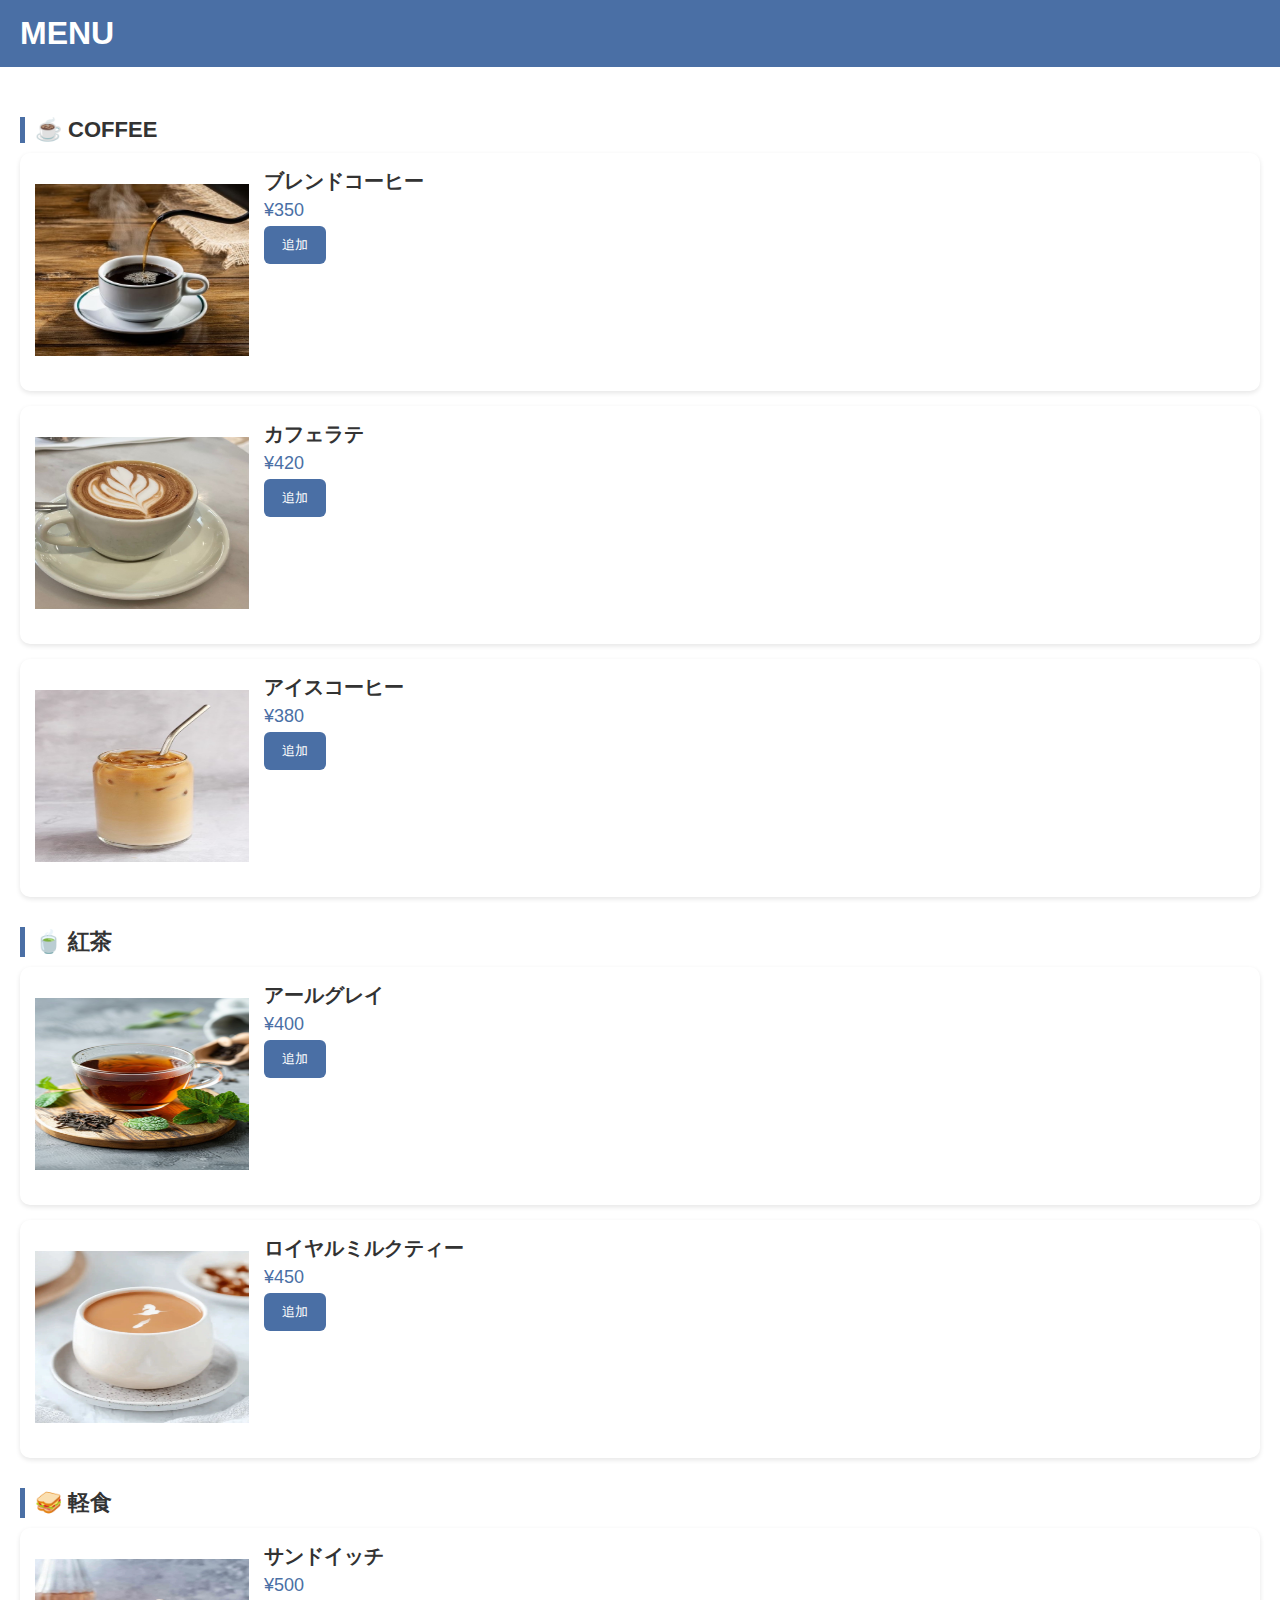
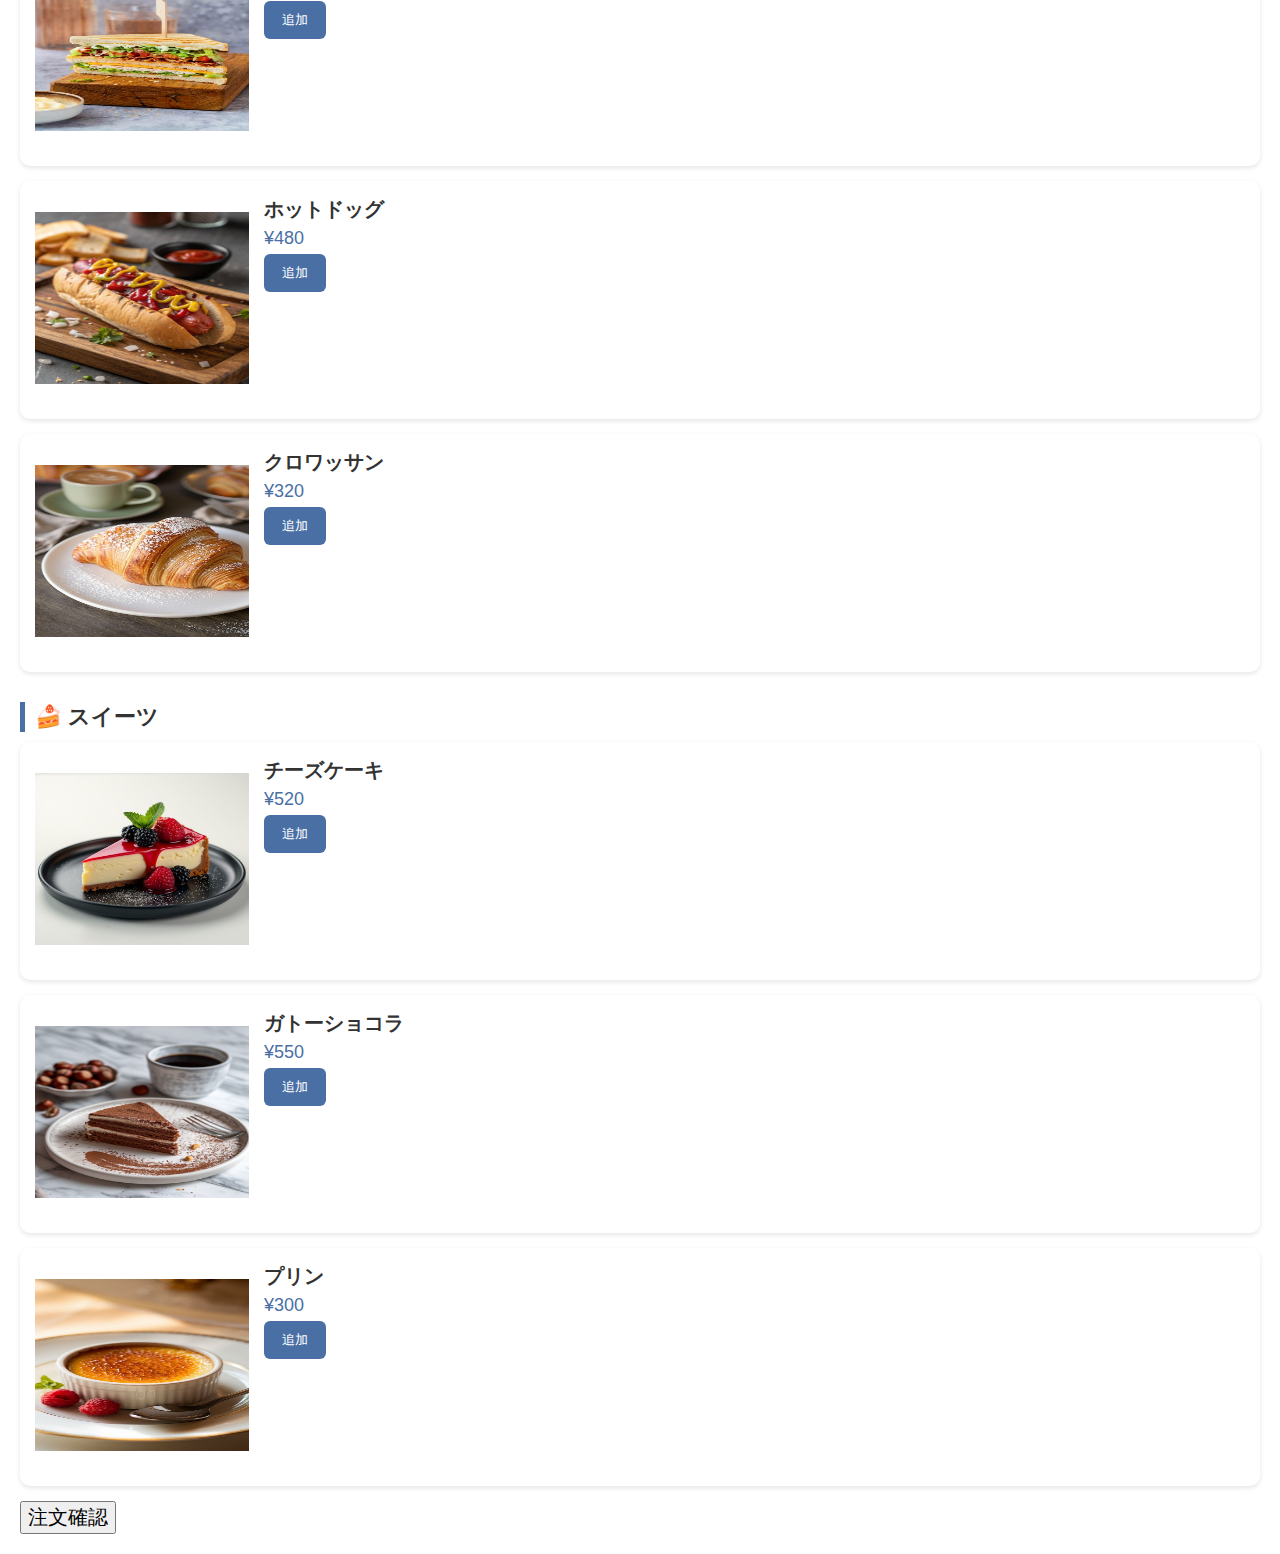
<file: index.html>
<!DOCTYPE html>
<html lang="ja">
<head>
<meta charset="UTF-8">
<meta name="mentor" content="hsu myat lwin">
<title>メニュー一覧</title>
<link rel="stylesheet" href="style.css">
</head>
<body class="menu-page">
<header class="header">
<h1>MENU</h1>
</header>
<div class="menu-container">
        <h2 class="category-title">☕ COFFEE</h2>
        <div class="menu-item">
        <p ><img src="image/coffee.jpg" width="214" height="172" alt=""></p>
        <div class="menu-info">
        <h3>ブレンドコーヒー</h3>
        <p class="menu-price">¥350</p>
        <button class="add-button" onclick="addToCart(1,'ブレンドコーヒー',350)">追加</button>
        </div>
        </div>
        <div class="menu-item">
        <p ><img src="image/latte.jpg" width="214" height="172" alt=""></p>
        <div class="menu-info">
        <h3>カフェラテ</h3>
        <p class="menu-price">¥420</p>
        <button class="add-button" onclick="addToCart(2,'カフェラテ',420)">追加</button>
        </div>
        </div>
        <div class="menu-item">
        <p ><img src="image/icelatte.jpg" width="214" height="172" alt=""></p>
        <div class="menu-info">
        <h3>アイスコーヒー</h3>
        <p class="menu-price">¥380</p>
        <button class="add-button" onclick="addToCart(3,'アイスコーヒー',380)">追加</button>
        </div>
</div>
<h2 class="category-title">🍵 紅茶</h2>
<div class="menu-item">
         <p ><img src="image/greytea.jpg" width="214" height="172" alt=""></p>
<div class="menu-info">
<h3>アールグレイ</h3>
<p class="menu-price">¥400</p>
<button class="add-button" onclick="addToCart(4,'アールグレイ',400)">追加</button>
</div>
</div>
<div class="menu-item">
         <p ><img src="image/Image (28).jpg"width="214" height="172" alt=""></p>
<div class="menu-info">
<h3>ロイヤルミルクティー</h3>
<p class="menu-price">¥450</p>
<button class="add-button" onclick="addToCart(5,'ロイヤルミルクティー',450)">追加</button>
</div>
</div>
<h2 class="category-title">🥪 軽食</h2>
<div class="menu-item">
         <p ><img src="image/sandwhich.jpg"width="214" height="172" alt=""></p>
<div class="menu-info">
<h3>サンドイッチ</h3>
<p class="menu-price">¥500</p>
<button class="add-button" onclick="addToCart(6,'サンドイッチ',500)">追加</button>
</div>
</div>
<div class="menu-item">
        <p ><img src="image/hotdog.jpg"width="214" height="172" alt=""></p>
<div class="menu-info">
<h3>ホットドッグ</h3>
<p class="menu-price">¥480</p>
<button class="add-button" onclick="addToCart(7,'ホットドッグ',480)">追加</button>
</div>
</div>
<div class="menu-item">
         <p ><img src="image/croissant.jpg"width="214" height="172" alt=""></p>
<div class="menu-info">
<h3>クロワッサン</h3>
<p class="menu-price">¥320</p>
<button class="add-button" onclick="addToCart(8,'クロワッサン',320)">追加</button>
</div>
</div>
<h2 class="category-title">🍰 スイーツ</h2>
<div class="menu-item">
        <p ><img src="image/cheesecake.jpg"width="214" height="172" alt=""></p>
<div class="menu-info">
<h3>チーズケーキ</h3>
<p class="menu-price">¥520</p>
<button class="add-button" onclick="addToCart(9,'チーズケーキ',520)">追加</button>
</div>
</div>
<div class="menu-item">
        <p ><img src="image/gateauchocolat.jpg"width="214" height="172" alt=""></p>
<div class="menu-info">
<h3>ガトーショコラ</h3>
<p class="menu-price">¥550</p>
<button class="add-button" onclick="addToCart(10,'ガトーショコラ',550)">追加</button>
</div>
</div>
<div class="menu-item">
        <p ><img src="image/pudding.jpg"width="214" height="172" alt=""></p>
<div class="menu-info">
<h3>プリン</h3>
<p class="menu-price">¥300</p>
<button class="add-button" onclick="addToCart(11,'プリン',300)">追加</button>
</div>
</div>
<button class="cart-icon" onclick="goToCart()">注文確認</button>
</div>
<script src="script.js"></script>
</body>
</html>
</file>
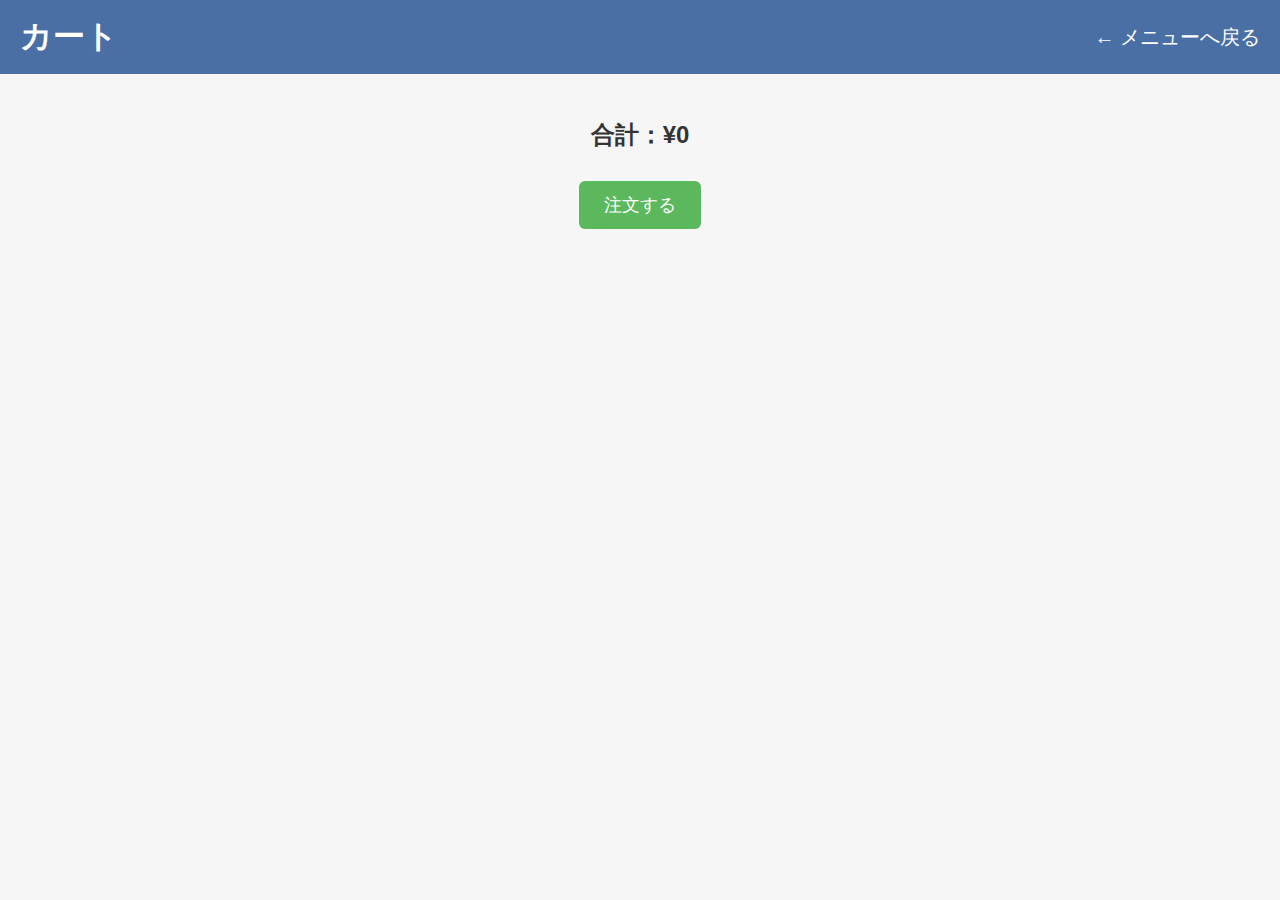
<file: cart.html>
<!DOCTYPE html>
<html lang="ja">
<head>
<meta charset="UTF-8">
<meta name="mentor" content="hsu myat lwin">
<title>カート</title>
<link rel="stylesheet" href="style.css">
</head>
<body class="cart-page">
<header class="header">
<h1>カート</h1>
<div class="cart-icon" onclick="location.href='index.html'">

        ← メニューへ戻る
</div>
</header>
<div class="cart-container">
<div id="cart-list" class="cart-list">
</div>
<div class="cart-total">
<h2 id="total-price">合計：¥0</h2>
<button class="order-button" onclick="confirmOrder()">注文する</button>
</div>
</div>
<script src="script.js"></script>
<script>
    renderCartItems();
</script>
</body>
</html>
</file>
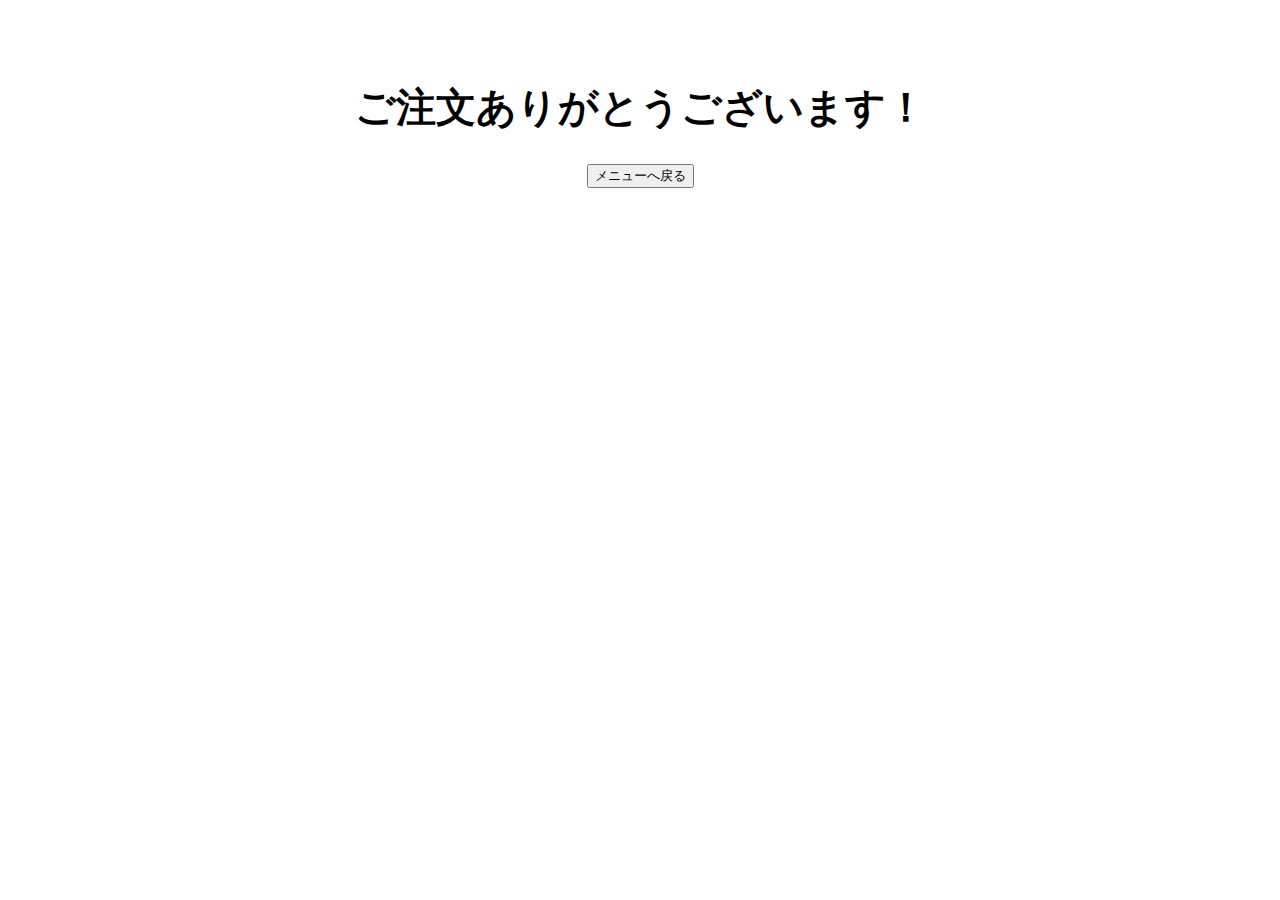
<file: thanks.html>
<!DOCTYPE html>
<html lang="ja">
<head>
<meta charset="UTF-8">
<title>ご注文ありがとうございます</title>
<style>

body {

    text-align: center;

    margin-top: 80px;

    font-size: 20px;

}
</style>
</head>
<body>
<h1>ご注文ありがとうございます！</h1>
<div id="order-summary"></div>
<button onclick="location.href='index.html'">メニューへ戻る</button>
<script src="script.js"></script>
<script>

    showOrderSummary();
</script>
</body>
</html>
</file>
<file: style.css>
body {
   font-family: "Arial", sans-serif;
   margin: 0;
   padding: 0;
   background: #fafafa;
   color: #333;
}
.menu-page { background: #fff; }
.cart-page { background: #f6f6f6; }
.thanks-page { background: #ffffff; }
.header {
   display: flex;
   justify-content: space-between;
   align-items: center;
   background: #4a6fa5;
   color: white;
   padding: 15px 20px;
}
.header h1 {
   margin: 0;
}
.cart-icon {
   font-size: 20px;
   cursor: pointer;
}
.menu-container {
   padding: 20px;
}
.category-title {
   font-size: 22px;
   margin-top: 30px;
   margin-bottom: 10px;
   border-left: 5px solid #4a6fa5;
   padding-left: 10px;
}
.menu-item {
   display: flex;
   background: #ffffff;
   border-radius: 10px;
   padding: 15px;
   margin-bottom: 15px;
   box-shadow: 0px 2px 5px rgba(0,0,0,0.1);
}
.menu-img {
   width: 120px;
   height: 120px;
   border-radius: 10px;
   object-fit: cover;
}
.menu-info {
   flex: 1;
   margin-left: 15px;
}
.menu-info h3 {
   margin: 0;
   font-size: 20px;
}
.menu-price {
   font-size: 18px;
   color: #4a6fa5;
   margin: 5px 0;
}
.add-button {
   padding: 10px 18px;
   background: #4a6fa5;
   border: none;
   color: white;
   border-radius: 6px;
   cursor: pointer;
   transition: 0.2s;
}
.add-button:hover {
   background: #3f5e8c;
}
.cart-container {
   padding: 20px;
}
.cart-list {
   margin-bottom: 25px;
}
.cart-item {
   background: #fff;
   padding: 15px;
   border-radius: 10px;
   margin-bottom: 15px;
   box-shadow: 0px 2px 5px rgba(0,0,0,0.08);
}
.cart-item-title {
   font-size: 20px;
   font-weight: bold;
}
.cart-row {
   display: flex;
   align-items: center;
   justify-content: space-between;
}
.cart-name { 
   flex-grow: 1; 
   width: 30%; 
   min-width: 100px; 
}
 .cart-qty { 
   display: flex; 
   align-items: center; 
   gap: 5px; width: 120px;
   flex-shrink: 0;
 }
 .cart-price { 
   width: 100px; 
   text-align: center; 
   flex-shrink: 0; 
}
.qty-btn {
   padding: 6px 10px;
   min-width: 30px;
   border: none;
   background: #4a6fa5;
   color: white;
   border-radius: 5px;
   cursor: pointer;
   margin: 0 5px;
}
.qty-btn:hover {
   background: #3f5e8c;
}
.cart-total {
   text-align: center;
   margin-top: 20px;
}
.cart-qty{
   display:flex;
   align-items: center;
   gap:5px;
}
.cart-qty button,
.cart-qty span {
   height: 30px;
   padding: 0;
   margin: 0;
   display: flex;
   justify-content: center;
   align-items: center;
   font-size:16px;
}
.cart-qty button {
   width: 30px;
   border-radius: 4px;
}
.cart-qty span {
   min-width: 30px;
   text-align: center;
}
.order-button {
   padding: 12px 25px;
   background: #5cb85c;
   border: none;
   color: white;
   border-radius: 6px;
   font-size: 18px;
   cursor: pointer;
   margin-top: 10px;
}
.order-button:hover {
   background: #4cae4c;
}
.thanks-container {
   padding: 20px;
   text-align: center;
}
.order-details {
   margin-top: 20px;
   padding: 15px;
   background: #fff;
   border-radius: 10px;
   box-shadow: 0px 2px 5px rgba(0,0,0,0.1);
}
.home-button {
   padding: 15px 25px;
   background: #4a6fa5;
   color: white;
   border-radius: 6px;
   border: none;
   font-size: 18px;
   cursor: pointer;
   margin-top: 20px;
}
.home-button:hover {
   background: #3f5e8c;
}
</file>
